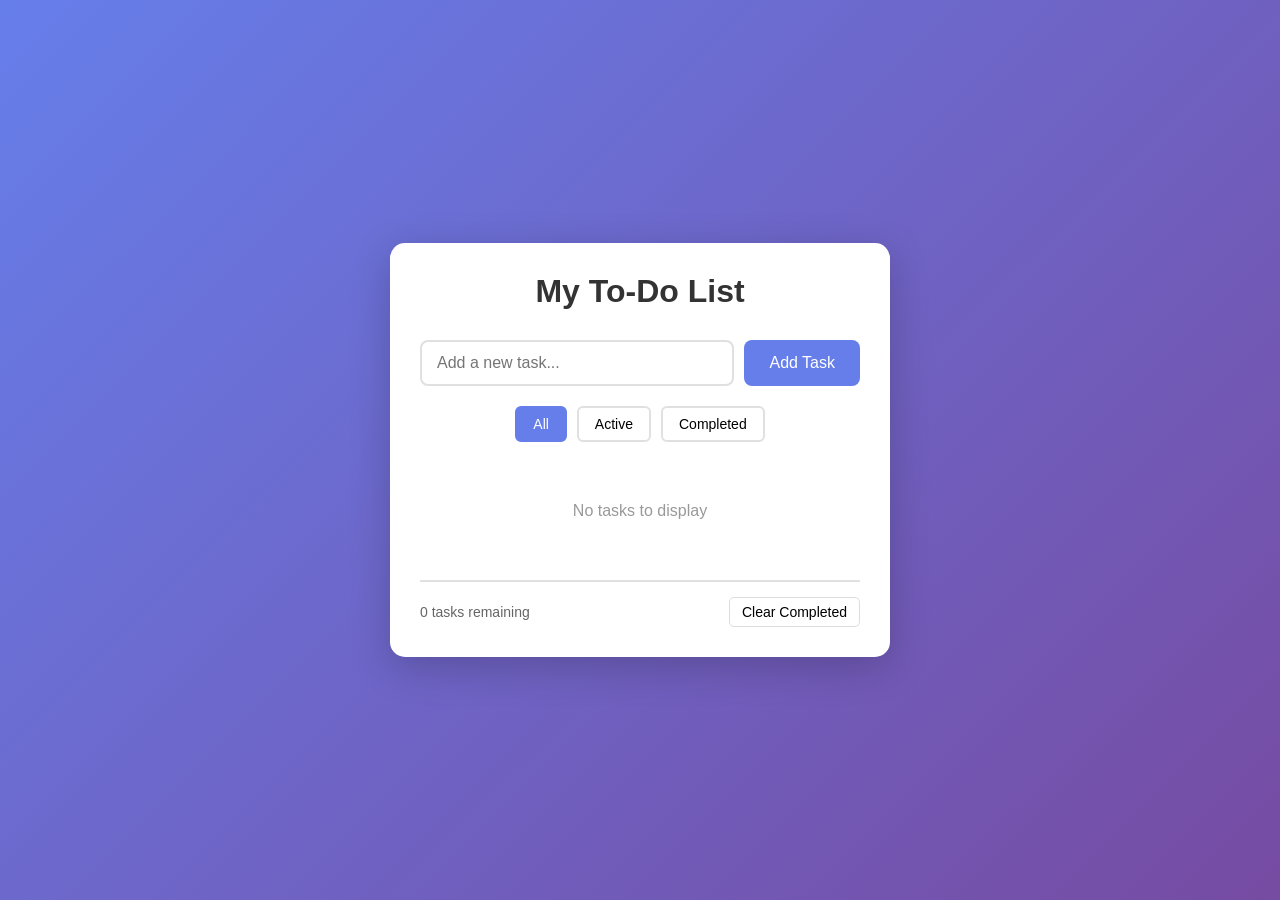
<file: todo-app/index.html>
<!DOCTYPE html>
<html lang="en">
<head>
    <meta charset="UTF-8">
    <meta name="viewport" content="width=device-width, initial-scale=1.0">
    <title>To-Do List App</title>
    <link rel="stylesheet" href="style.css">
</head>
<body>
    <div class="container">
        <h1>My To-Do List</h1>

        <div class="input-section">
            <input type="text" id="taskInput" placeholder="Add a new task..." />
            <button id="addBtn">Add Task</button>
        </div>

        <div class="filter-section">
            <button class="filter-btn active" data-filter="all">All</button>
            <button class="filter-btn" data-filter="active">Active</button>
            <button class="filter-btn" data-filter="completed">Completed</button>
        </div>

        <ul id="taskList"></ul>

        <div class="stats">
            <span id="taskCount">0 tasks remaining</span>
            <button id="clearCompleted">Clear Completed</button>
        </div>
    </div>

    <script src="script.js"></script>
</body>
</html>
</file>
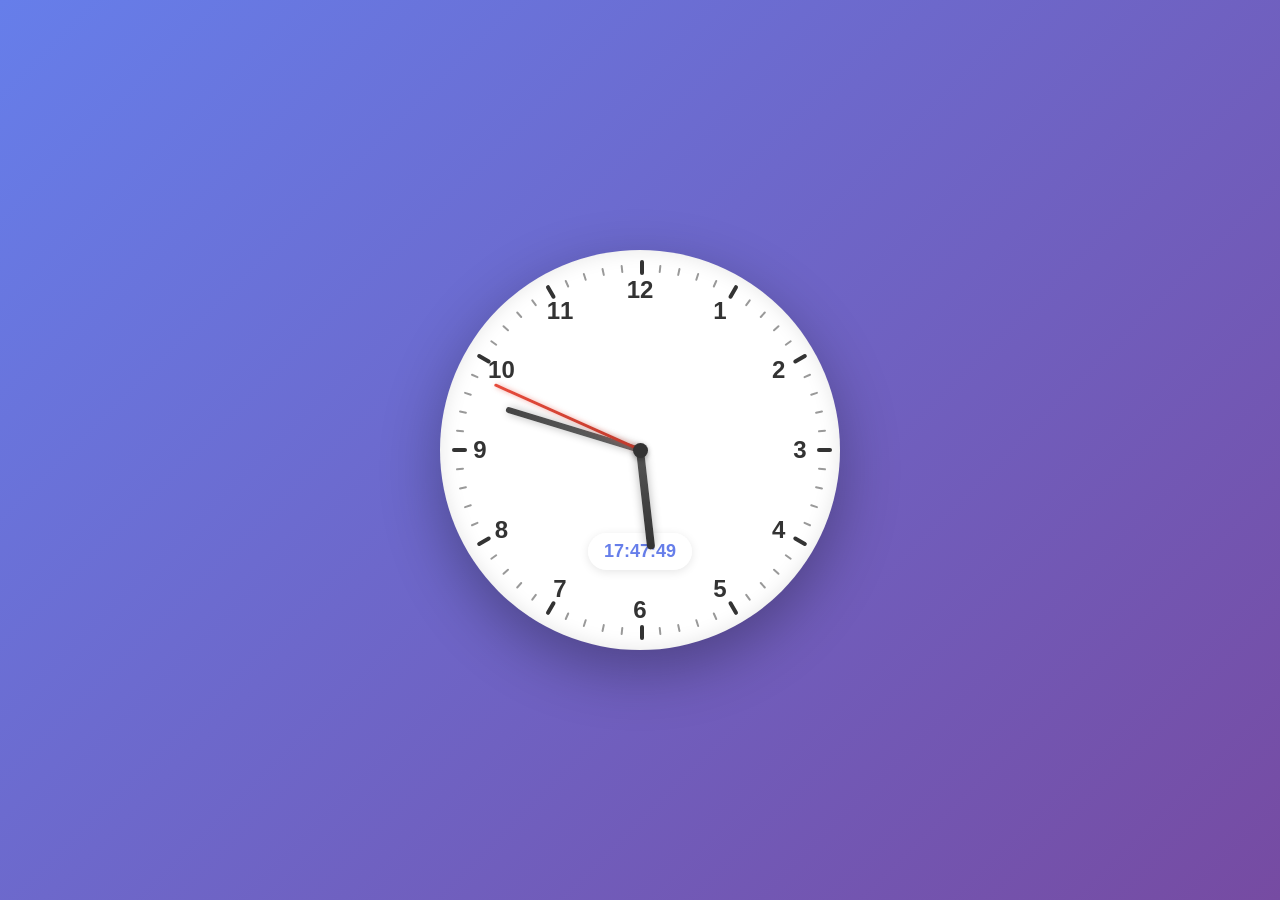
<file: analog-clock.html>
<!DOCTYPE html>
<html lang="ko">
<head>
    <meta charset="UTF-8">
    <meta name="viewport" content="width=device-width, initial-scale=1.0">
    <title>아날로그 시계</title>
    <style>
        * {
            margin: 0;
            padding: 0;
            box-sizing: border-box;
        }

        body {
            display: flex;
            justify-content: center;
            align-items: center;
            min-height: 100vh;
            background: linear-gradient(135deg, #667eea 0%, #764ba2 100%);
            font-family: 'Arial', sans-serif;
        }

        .clock-container {
            position: relative;
            width: 400px;
            height: 400px;
            background: white;
            border-radius: 50%;
            box-shadow: 0 20px 60px rgba(0, 0, 0, 0.3),
                        inset 0 0 20px rgba(0, 0, 0, 0.1);
            display: flex;
            justify-content: center;
            align-items: center;
        }

        .clock-container::before {
            content: '';
            position: absolute;
            width: 15px;
            height: 15px;
            background: #333;
            border-radius: 50%;
            z-index: 10;
            box-shadow: 0 2px 5px rgba(0, 0, 0, 0.3);
        }

        .number {
            position: absolute;
            width: 100%;
            height: 100%;
            text-align: center;
            font-size: 24px;
            font-weight: bold;
            color: #333;
        }

        .number span {
            display: inline-block;
            position: absolute;
            transform: translate(-50%, -50%);
        }

        .hour-hand,
        .minute-hand,
        .second-hand {
            position: absolute;
            bottom: 50%;
            transform-origin: bottom center;
            border-radius: 10px;
            transition: transform 0.3s cubic-bezier(0.4, 0.0, 0.2, 1);
        }

        .hour-hand {
            width: 8px;
            height: 100px;
            background: linear-gradient(to bottom, #333, #555);
            z-index: 3;
            box-shadow: 0 2px 10px rgba(0, 0, 0, 0.3);
        }

        .minute-hand {
            width: 6px;
            height: 140px;
            background: linear-gradient(to bottom, #444, #666);
            z-index: 4;
            box-shadow: 0 2px 8px rgba(0, 0, 0, 0.3);
        }

        .second-hand {
            width: 3px;
            height: 160px;
            background: linear-gradient(to bottom, #e74c3c, #c0392b);
            z-index: 5;
            box-shadow: 0 2px 5px rgba(231, 76, 60, 0.5);
        }

        .hour-markers {
            position: absolute;
            width: 100%;
            height: 100%;
        }

        .hour-marker {
            position: absolute;
            width: 4px;
            height: 15px;
            background: #333;
            left: 50%;
            top: 10px;
            transform-origin: 50% 190px;
            border-radius: 2px;
        }

        .minute-marker {
            position: absolute;
            width: 2px;
            height: 8px;
            background: #999;
            left: 50%;
            top: 14px;
            transform-origin: 50% 186px;
            border-radius: 1px;
        }

        .digital-time {
            position: absolute;
            bottom: 80px;
            font-size: 18px;
            color: #667eea;
            font-weight: bold;
            background: rgba(255, 255, 255, 0.8);
            padding: 8px 16px;
            border-radius: 20px;
            box-shadow: 0 2px 10px rgba(0, 0, 0, 0.1);
        }

        @keyframes tick {
            0% { transform: rotate(var(--rotation)) scale(1); }
            50% { transform: rotate(var(--rotation)) scale(1.02); }
            100% { transform: rotate(var(--rotation)) scale(1); }
        }
    </style>
</head>
<body>
    <div class="clock-container">
        <div class="number" id="numbers"></div>
        <div class="hour-markers" id="markers"></div>
        <div class="digital-time" id="digital-time"></div>
        <div class="hour-hand" id="hour"></div>
        <div class="minute-hand" id="minute"></div>
        <div class="second-hand" id="second"></div>
    </div>

    <script>
        const hourHand = document.getElementById('hour');
        const minuteHand = document.getElementById('minute');
        const secondHand = document.getElementById('second');
        const digitalTime = document.getElementById('digital-time');
        const markersContainer = document.getElementById('markers');
        const numbersContainer = document.getElementById('numbers');

        // 시간 숫자 표시
        const numbers = [12, 1, 2, 3, 4, 5, 6, 7, 8, 9, 10, 11];
        numbers.forEach((num, index) => {
            const span = document.createElement('span');
            span.textContent = num;
            const angle = (index * 30 - 90) * (Math.PI / 180);
            const radius = 160;
            const x = 200 + radius * Math.cos(angle);
            const y = 200 + radius * Math.sin(angle);
            span.style.left = x + 'px';
            span.style.top = y + 'px';
            numbersContainer.appendChild(span);
        });

        // 시간 마커 생성
        for (let i = 0; i < 60; i++) {
            const marker = document.createElement('div');
            if (i % 5 === 0) {
                marker.className = 'hour-marker';
            } else {
                marker.className = 'minute-marker';
            }
            marker.style.transform = `rotate(${i * 6}deg)`;
            markersContainer.appendChild(marker);
        }

        function updateClock() {
            const now = new Date();
            const hours = now.getHours();
            const minutes = now.getMinutes();
            const seconds = now.getSeconds();
            const milliseconds = now.getMilliseconds();

            // 부드러운 초침 움직임
            const secondRotation = (seconds + milliseconds / 1000) * 6;
            const minuteRotation = (minutes + seconds / 60) * 6;
            const hourRotation = (hours % 12 + minutes / 60) * 30;

            secondHand.style.transform = `rotate(${secondRotation}deg)`;
            minuteHand.style.transform = `rotate(${minuteRotation}deg)`;
            hourHand.style.transform = `rotate(${hourRotation}deg)`;

            // 디지털 시간 표시
            const formattedHours = hours.toString().padStart(2, '0');
            const formattedMinutes = minutes.toString().padStart(2, '0');
            const formattedSeconds = seconds.toString().padStart(2, '0');
            digitalTime.textContent = `${formattedHours}:${formattedMinutes}:${formattedSeconds}`;
        }

        // 초기 실행
        updateClock();

        // 60fps로 업데이트 (부드러운 초침 움직임을 위해)
        setInterval(updateClock, 16);
    </script>
</body>
</html>
</file>
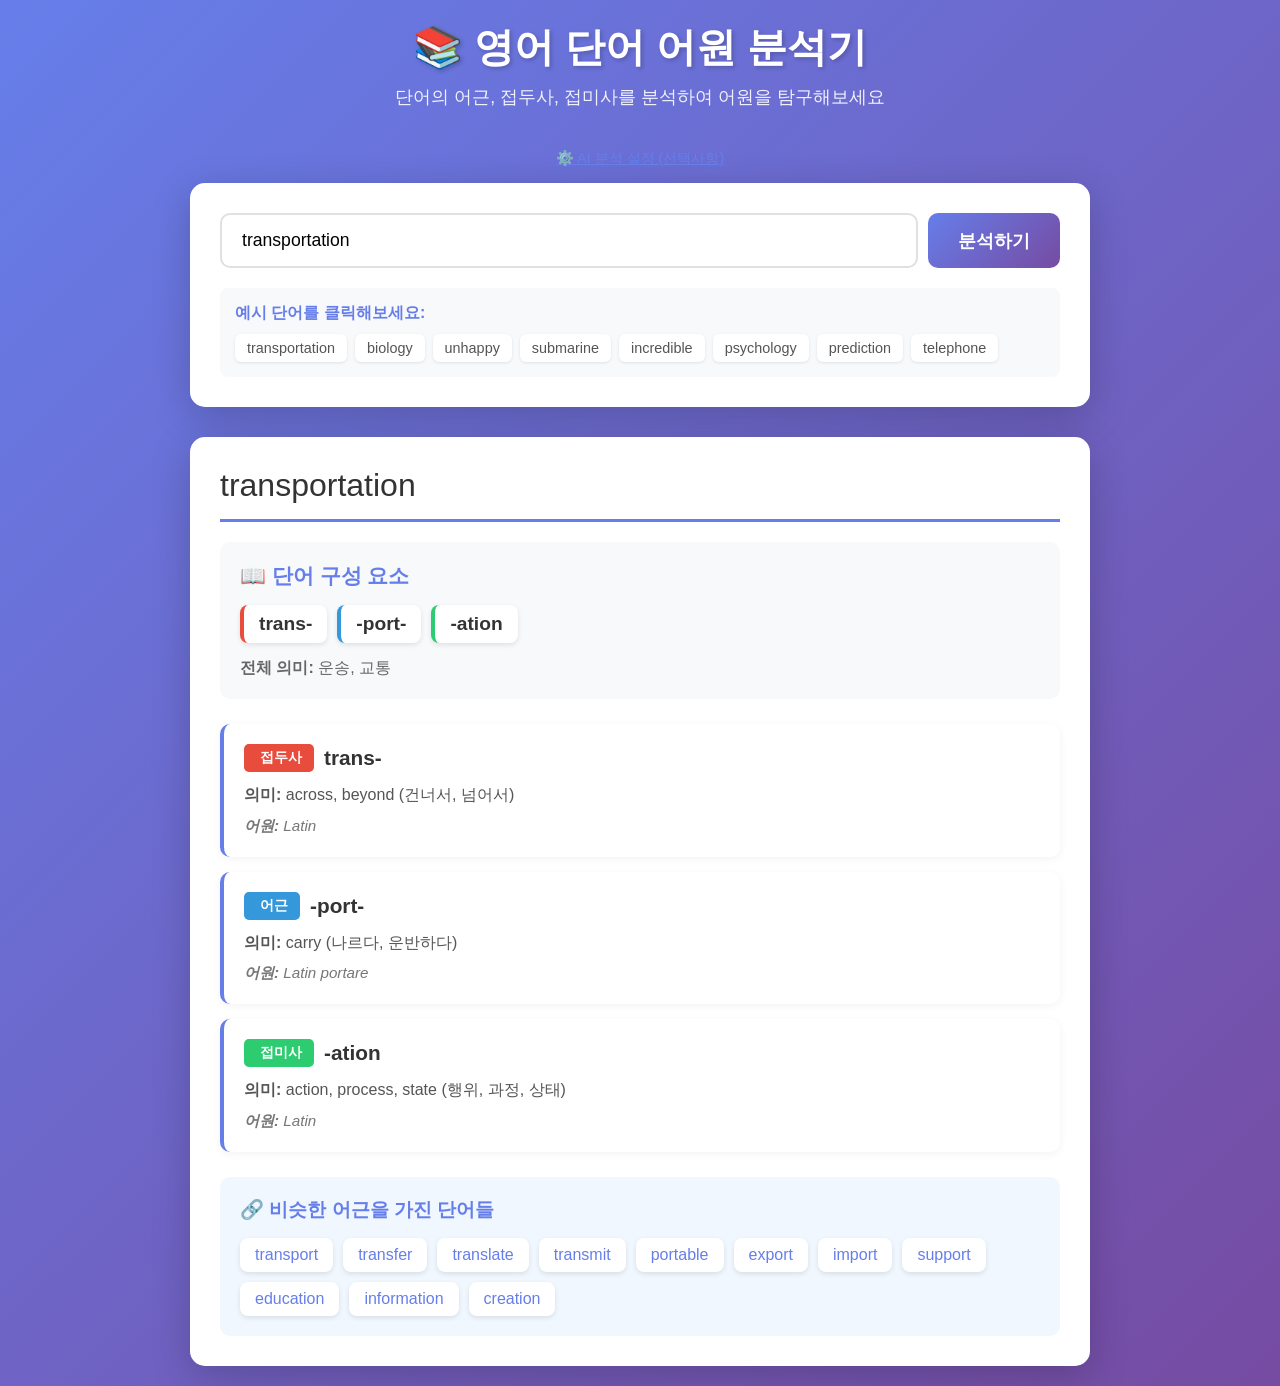
<file: etymology-analyzer.html>
<!DOCTYPE html>
<html lang="ko">
<head>
    <meta charset="UTF-8">
    <meta name="viewport" content="width=device-width, initial-scale=1.0">
    <title>영어 단어 어원 분석기</title>
    <style>
        * {
            margin: 0;
            padding: 0;
            box-sizing: border-box;
        }

        body {
            font-family: 'Segoe UI', Tahoma, Geneva, Verdana, sans-serif;
            background: linear-gradient(135deg, #667eea 0%, #764ba2 100%);
            min-height: 100vh;
            padding: 20px;
        }

        .container {
            max-width: 900px;
            margin: 0 auto;
        }

        .header {
            text-align: center;
            color: white;
            margin-bottom: 30px;
        }

        .header h1 {
            font-size: 2.5em;
            margin-bottom: 10px;
            text-shadow: 2px 2px 4px rgba(0, 0, 0, 0.2);
        }

        .header p {
            font-size: 1.1em;
            opacity: 0.9;
        }

        .search-box {
            background: white;
            padding: 30px;
            border-radius: 15px;
            box-shadow: 0 10px 40px rgba(0, 0, 0, 0.2);
            margin-bottom: 30px;
        }

        .input-group {
            display: flex;
            gap: 10px;
        }

        input[type="text"] {
            flex: 1;
            padding: 15px 20px;
            font-size: 1.1em;
            border: 2px solid #e0e0e0;
            border-radius: 10px;
            outline: none;
            transition: border-color 0.3s;
        }

        input[type="text"]:focus {
            border-color: #667eea;
        }

        button {
            padding: 15px 30px;
            font-size: 1.1em;
            background: linear-gradient(135deg, #667eea 0%, #764ba2 100%);
            color: white;
            border: none;
            border-radius: 10px;
            cursor: pointer;
            transition: transform 0.2s, box-shadow 0.2s;
            font-weight: bold;
        }

        button:hover {
            transform: translateY(-2px);
            box-shadow: 0 5px 20px rgba(102, 126, 234, 0.4);
        }

        button:active {
            transform: translateY(0);
        }

        .result-container {
            background: white;
            padding: 30px;
            border-radius: 15px;
            box-shadow: 0 10px 40px rgba(0, 0, 0, 0.2);
            display: none;
        }

        .result-container.active {
            display: block;
            animation: slideIn 0.3s ease-out;
        }

        @keyframes slideIn {
            from {
                opacity: 0;
                transform: translateY(20px);
            }
            to {
                opacity: 1;
                transform: translateY(0);
            }
        }

        .word-title {
            font-size: 2em;
            color: #333;
            margin-bottom: 20px;
            padding-bottom: 15px;
            border-bottom: 3px solid #667eea;
        }

        .breakdown {
            background: #f8f9fa;
            padding: 20px;
            border-radius: 10px;
            margin-bottom: 25px;
        }

        .breakdown-title {
            font-size: 1.3em;
            color: #667eea;
            margin-bottom: 15px;
            font-weight: bold;
        }

        .breakdown-parts {
            display: flex;
            flex-wrap: wrap;
            gap: 10px;
            margin-bottom: 15px;
        }

        .part {
            background: white;
            padding: 8px 15px;
            border-radius: 8px;
            font-size: 1.2em;
            font-weight: bold;
            color: #333;
            box-shadow: 0 2px 5px rgba(0, 0, 0, 0.1);
        }

        .prefix { border-left: 4px solid #e74c3c; }
        .root { border-left: 4px solid #3498db; }
        .suffix { border-left: 4px solid #2ecc71; }

        .component {
            background: white;
            padding: 20px;
            border-radius: 10px;
            margin-bottom: 15px;
            border-left: 4px solid #667eea;
            box-shadow: 0 2px 10px rgba(0, 0, 0, 0.05);
        }

        .component-header {
            display: flex;
            align-items: center;
            gap: 10px;
            margin-bottom: 10px;
        }

        .component-type {
            display: inline-block;
            padding: 5px 12px;
            border-radius: 5px;
            font-size: 0.85em;
            font-weight: bold;
            color: white;
        }

        .component-type.prefix { background: #e74c3c; }
        .component-type.root { background: #3498db; }
        .component-type.suffix { background: #2ecc71; }

        .component-word {
            font-size: 1.3em;
            font-weight: bold;
            color: #333;
        }

        .component-meaning {
            color: #555;
            margin-bottom: 8px;
            line-height: 1.6;
        }

        .component-origin {
            color: #777;
            font-style: italic;
            font-size: 0.95em;
        }

        .related-words {
            background: #f0f7ff;
            padding: 20px;
            border-radius: 10px;
            margin-top: 25px;
        }

        .related-title {
            font-size: 1.2em;
            color: #667eea;
            margin-bottom: 15px;
            font-weight: bold;
        }

        .word-list {
            display: flex;
            flex-wrap: wrap;
            gap: 10px;
        }

        .word-tag {
            background: white;
            padding: 8px 15px;
            border-radius: 8px;
            color: #667eea;
            font-weight: 500;
            box-shadow: 0 2px 5px rgba(0, 0, 0, 0.1);
            cursor: pointer;
            transition: all 0.2s;
        }

        .word-tag:hover {
            background: #667eea;
            color: white;
            transform: translateY(-2px);
        }

        .error-message {
            background: #fff3cd;
            border: 2px solid #ffc107;
            color: #856404;
            padding: 15px;
            border-radius: 10px;
            margin-top: 15px;
        }

        .examples {
            background: #f8f9fa;
            padding: 15px;
            border-radius: 8px;
            margin-top: 20px;
        }

        .examples-title {
            font-weight: bold;
            color: #667eea;
            margin-bottom: 10px;
        }

        .example-words {
            display: flex;
            flex-wrap: wrap;
            gap: 8px;
        }

        .example-word {
            background: white;
            padding: 6px 12px;
            border-radius: 6px;
            font-size: 0.9em;
            color: #555;
            box-shadow: 0 1px 3px rgba(0, 0, 0, 0.1);
        }

        .api-settings {
            background: white;
            padding: 20px;
            border-radius: 15px;
            box-shadow: 0 10px 40px rgba(0, 0, 0, 0.2);
            margin-bottom: 20px;
        }

        .api-settings h3 {
            color: #667eea;
            margin-bottom: 15px;
            display: flex;
            align-items: center;
            gap: 10px;
        }

        .api-input-group {
            display: flex;
            gap: 10px;
            margin-bottom: 10px;
        }

        .api-input-group input {
            flex: 1;
            padding: 10px 15px;
            border: 2px solid #e0e0e0;
            border-radius: 8px;
            font-size: 0.95em;
        }

        .api-input-group button {
            padding: 10px 20px;
            font-size: 0.95em;
        }

        .api-status {
            padding: 10px;
            border-radius: 8px;
            font-size: 0.9em;
            margin-top: 10px;
        }

        .api-status.success {
            background: #d4edda;
            color: #155724;
            border: 1px solid #c3e6cb;
        }

        .api-status.error {
            background: #f8d7da;
            color: #721c24;
            border: 1px solid #f5c6cb;
        }

        .api-status.info {
            background: #d1ecf1;
            color: #0c5460;
            border: 1px solid #bee5eb;
        }

        .toggle-api {
            cursor: pointer;
            color: #667eea;
            text-decoration: underline;
            font-size: 0.9em;
            margin-top: 10px;
            display: inline-block;
        }

        .loading {
            display: inline-block;
            width: 20px;
            height: 20px;
            border: 3px solid #f3f3f3;
            border-top: 3px solid #667eea;
            border-radius: 50%;
            animation: spin 1s linear infinite;
        }

        @keyframes spin {
            0% { transform: rotate(0deg); }
            100% { transform: rotate(360deg); }
        }

        .loading-container {
            display: flex;
            align-items: center;
            gap: 10px;
            padding: 20px;
            color: #667eea;
            font-weight: bold;
        }

        .ai-badge {
            display: inline-block;
            background: linear-gradient(135deg, #667eea 0%, #764ba2 100%);
            color: white;
            padding: 3px 8px;
            border-radius: 5px;
            font-size: 0.75em;
            margin-left: 10px;
            font-weight: bold;
        }
    </style>
</head>
<body>
    <div class="container">
        <div class="header">
            <h1>📚 영어 단어 어원 분석기</h1>
            <p>단어의 어근, 접두사, 접미사를 분석하여 어원을 탐구해보세요</p>
        </div>

        <div class="api-settings" id="apiSettings" style="display: none;">
            <h3>🤖 AI 분석 설정 (선택사항)</h3>
            <p style="color: #666; margin-bottom: 15px; font-size: 0.9em;">
                Hugging Face API 키를 입력하면 모든 영어 단어를 AI로 분석할 수 있습니다.<br>
                <a href="https://huggingface.co/settings/tokens" target="_blank" style="color: #667eea;">무료 API 키 발급받기 →</a>
            </p>
            <div class="api-input-group">
                <input type="password" id="apiKeyInput" placeholder="Hugging Face API 키 입력 (예: hf_...)">
                <button onclick="saveApiKey()">저장</button>
                <button onclick="testApiKey()" style="background: #28a745;">테스트</button>
            </div>
            <div id="apiStatus"></div>
        </div>

        <div style="text-align: center; margin-bottom: 15px;">
            <span class="toggle-api" onclick="toggleApiSettings()">⚙️ AI 분석 설정 (선택사항)</span>
        </div>

        <div class="search-box">
            <div class="input-group">
                <input type="text" id="wordInput" placeholder="영어 단어를 입력하세요 (예: transportation, biology, unhappy)">
                <button onclick="analyzeWord()">분석하기</button>
            </div>
            <div class="examples">
                <div class="examples-title">예시 단어를 클릭해보세요:</div>
                <div class="example-words">
                    <span class="example-word" onclick="setWord('transportation')">transportation</span>
                    <span class="example-word" onclick="setWord('biology')">biology</span>
                    <span class="example-word" onclick="setWord('unhappy')">unhappy</span>
                    <span class="example-word" onclick="setWord('submarine')">submarine</span>
                    <span class="example-word" onclick="setWord('incredible')">incredible</span>
                    <span class="example-word" onclick="setWord('psychology')">psychology</span>
                    <span class="example-word" onclick="setWord('prediction')">prediction</span>
                    <span class="example-word" onclick="setWord('telephone')">telephone</span>
                </div>
            </div>
        </div>

        <div class="result-container" id="resultContainer"></div>
    </div>

    <script>
        // API 키 관리
        let apiKey = localStorage.getItem('hf_api_key') || '';

        // API 설정 토글
        function toggleApiSettings() {
            const settings = document.getElementById('apiSettings');
            if (settings.style.display === 'none') {
                settings.style.display = 'block';
                document.getElementById('apiKeyInput').value = apiKey;
            } else {
                settings.style.display = 'none';
            }
        }

        // API 키 저장
        function saveApiKey() {
            const input = document.getElementById('apiKeyInput').value.trim();
            if (input) {
                apiKey = input;
                localStorage.setItem('hf_api_key', apiKey);
                showApiStatus('API 키가 저장되었습니다!', 'success');
            } else {
                showApiStatus('API 키를 입력해주세요.', 'error');
            }
        }

        // API 키 테스트
        async function testApiKey() {
            const input = document.getElementById('apiKeyInput').value.trim();
            if (!input) {
                showApiStatus('API 키를 입력해주세요.', 'error');
                return;
            }

            showApiStatus('API 연결 테스트 중...', 'info');

            try {
                const response = await fetch('https://api-inference.huggingface.co/models/meta-llama/Llama-3.2-3B-Instruct', {
                    method: 'POST',
                    headers: {
                        'Authorization': `Bearer ${input}`,
                        'Content-Type': 'application/json'
                    },
                    body: JSON.stringify({
                        inputs: 'test',
                        parameters: { max_new_tokens: 10 }
                    })
                });

                if (response.ok) {
                    apiKey = input;
                    localStorage.setItem('hf_api_key', apiKey);
                    showApiStatus('✅ API 연결 성공! 이제 모든 단어를 AI로 분석할 수 있습니다.', 'success');
                } else {
                    showApiStatus('❌ API 키가 유효하지 않습니다. 다시 확인해주세요.', 'error');
                }
            } catch (error) {
                showApiStatus('❌ 연결 실패. 인터넷 연결을 확인해주세요.', 'error');
            }
        }

        // API 상태 메시지 표시
        function showApiStatus(message, type) {
            const status = document.getElementById('apiStatus');
            status.className = `api-status ${type}`;
            status.textContent = message;
            status.style.display = 'block';
        }

        // AI로 단어 분석
        async function analyzeWithAI(word) {
            if (!apiKey) {
                return null;
            }

            const prompt = `Analyze the English word "${word}" etymologically. Provide:
1. Break down into prefix, root, and suffix (if applicable)
2. Meaning and origin of each component
3. Related words with similar roots

Format your response as JSON:
{
  "word": "${word}",
  "meaning": "overall meaning in Korean",
  "parts": [
    {
      "type": "prefix/root/suffix",
      "text": "the part",
      "meaning": "meaning in English",
      "translation": "meaning in Korean",
      "origin": "origin (e.g., Latin, Greek)",
      "examples": ["word1", "word2", "word3"]
    }
  ]
}

Be precise and concise. Only include actual prefix, root, or suffix components.`;

            try {
                const response = await fetch('https://api-inference.huggingface.co/models/meta-llama/Llama-3.2-3B-Instruct', {
                    method: 'POST',
                    headers: {
                        'Authorization': `Bearer ${apiKey}`,
                        'Content-Type': 'application/json'
                    },
                    body: JSON.stringify({
                        inputs: prompt,
                        parameters: {
                            max_new_tokens: 1000,
                            temperature: 0.3,
                            return_full_text: false
                        }
                    })
                });

                if (!response.ok) {
                    throw new Error('API request failed');
                }

                const data = await response.json();
                if (data && data[0] && data[0].generated_text) {
                    const text = data[0].generated_text;

                    // JSON 추출 시도
                    const jsonMatch = text.match(/\{[\s\S]*\}/);
                    if (jsonMatch) {
                        const parsed = JSON.parse(jsonMatch[0]);
                        return parsed;
                    }

                    // JSON 파싱 실패 시 텍스트 파싱
                    return parseAIResponse(word, text);
                }

                return null;
            } catch (error) {
                console.error('AI analysis error:', error);
                return null;
            }
        }

        // AI 응답 텍스트 파싱 (JSON 실패 시)
        function parseAIResponse(word, text) {
            // 간단한 파싱 로직
            return {
                word: word,
                meaning: `AI 분석 결과`,
                parts: [{
                    type: 'root',
                    text: word,
                    meaning: 'AI generated analysis',
                    translation: 'AI 분석',
                    origin: 'Various',
                    examples: []
                }],
                aiGenerated: true,
                rawText: text
            };
        }

        // 로딩 표시
        function showLoading() {
            const container = document.getElementById('resultContainer');
            container.innerHTML = `
                <div class="loading-container">
                    <div class="loading"></div>
                    <span>AI가 단어를 분석하는 중입니다...</span>
                </div>
            `;
            container.classList.add('active');
        }

        // 어원 데이터베이스
        const etymologyDB = {
            // 접두사
            prefixes: {
                'trans': { meaning: 'across, beyond', origin: 'Latin', translation: '건너서, 넘어서', examples: ['transport', 'transfer', 'translate', 'transmit'] },
                'un': { meaning: 'not, opposite of', origin: 'Old English', translation: '~이 아닌, 반대의', examples: ['unhappy', 'unable', 'unclear', 'unfair'] },
                'pre': { meaning: 'before', origin: 'Latin', translation: '~이전의', examples: ['predict', 'preview', 'prepare', 'prehistoric'] },
                'post': { meaning: 'after', origin: 'Latin', translation: '~이후의', examples: ['postpone', 'postwar', 'postgraduate'] },
                'sub': { meaning: 'under, below', origin: 'Latin', translation: '아래에, 하위의', examples: ['submarine', 'subway', 'subtract', 'submarine'] },
                're': { meaning: 'again, back', origin: 'Latin', translation: '다시, 되돌아', examples: ['return', 'review', 'rebuild', 'replay'] },
                'in': { meaning: 'not, in', origin: 'Latin', translation: '~이 아닌, 안에', examples: ['incredible', 'invisible', 'inactive', 'inside'] },
                'dis': { meaning: 'not, opposite', origin: 'Latin', translation: '~이 아닌, 반대의', examples: ['disagree', 'disappear', 'disconnect'] },
                'ex': { meaning: 'out, former', origin: 'Latin', translation: '밖으로, 이전의', examples: ['export', 'exit', 'exclude', 'extract'] },
                'auto': { meaning: 'self', origin: 'Greek', translation: '스스로, 자동의', examples: ['automobile', 'automatic', 'autobiography'] },
                'bio': { meaning: 'life', origin: 'Greek', translation: '생명', examples: ['biology', 'biography', 'biochemistry'] },
                'tele': { meaning: 'far, distant', origin: 'Greek', translation: '멀리', examples: ['telephone', 'television', 'telescope', 'telegram'] },
                'micro': { meaning: 'small', origin: 'Greek', translation: '작은', examples: ['microscope', 'microphone', 'microwave'] },
                'anti': { meaning: 'against', origin: 'Greek', translation: '반대하는', examples: ['antibiotic', 'antisocial', 'antivirus'] },
                'co': { meaning: 'together, with', origin: 'Latin', translation: '함께', examples: ['cooperate', 'coexist', 'coworker'] },
                'de': { meaning: 'down, away', origin: 'Latin', translation: '아래로, 떨어져', examples: ['descend', 'decrease', 'depart'] },
                'inter': { meaning: 'between', origin: 'Latin', translation: '~사이에', examples: ['international', 'interact', 'internet'] },
                'over': { meaning: 'too much, above', origin: 'Old English', translation: '너무, 위에', examples: ['overflow', 'overlook', 'overcome'] },
                'super': { meaning: 'above, beyond', origin: 'Latin', translation: '위에, 초월한', examples: ['superhero', 'supernatural', 'superior'] },
            },

            // 어근
            roots: {
                'port': { meaning: 'carry', origin: 'Latin portare', translation: '나르다, 운반하다', examples: ['transport', 'portable', 'export', 'import', 'support'] },
                'bio': { meaning: 'life', origin: 'Greek bios', translation: '생명', examples: ['biology', 'biography', 'biosphere', 'antibiotic'] },
                'log': { meaning: 'word, study', origin: 'Greek logos', translation: '말, 학문', examples: ['biology', 'psychology', 'logic', 'dialogue'] },
                'dict': { meaning: 'say, speak', origin: 'Latin dictus', translation: '말하다', examples: ['predict', 'dictionary', 'dictate', 'verdict'] },
                'scrib/script': { meaning: 'write', origin: 'Latin scribere', translation: '쓰다', examples: ['describe', 'manuscript', 'inscription', 'prescription'] },
                'cred': { meaning: 'believe', origin: 'Latin credere', translation: '믿다', examples: ['incredible', 'credible', 'credit', 'credentials'] },
                'graph': { meaning: 'write, draw', origin: 'Greek graphein', translation: '쓰다, 그리다', examples: ['biography', 'photograph', 'autograph', 'graphic'] },
                'phon': { meaning: 'sound', origin: 'Greek phone', translation: '소리', examples: ['telephone', 'microphone', 'symphony', 'phonics'] },
                'vis/vid': { meaning: 'see', origin: 'Latin videre', translation: '보다', examples: ['invisible', 'video', 'vision', 'television'] },
                'mar': { meaning: 'sea', origin: 'Latin mare', translation: '바다', examples: ['marine', 'submarine', 'maritime'] },
                'psych': { meaning: 'mind, soul', origin: 'Greek psyche', translation: '마음, 영혼', examples: ['psychology', 'psychic', 'psychiatry'] },
                'ject': { meaning: 'throw', origin: 'Latin jactus', translation: '던지다', examples: ['project', 'reject', 'inject', 'eject'] },
                'spect': { meaning: 'look, see', origin: 'Latin spectare', translation: '보다', examples: ['inspect', 'respect', 'spectator', 'perspective'] },
                'struct': { meaning: 'build', origin: 'Latin struere', translation: '짓다, 건설하다', examples: ['construct', 'structure', 'destruct', 'instruct'] },
                'duct': { meaning: 'lead', origin: 'Latin ducere', translation: '이끌다', examples: ['conduct', 'reduce', 'produce', 'introduce'] },
            },

            // 접미사
            suffixes: {
                'ation': { meaning: 'action, process, state', origin: 'Latin', translation: '행위, 과정, 상태', examples: ['transportation', 'education', 'information', 'creation'] },
                'able': { meaning: 'capable of, able to', origin: 'Latin', translation: '~할 수 있는', examples: ['portable', 'readable', 'breakable', 'comfortable'] },
                'ible': { meaning: 'capable of, able to', origin: 'Latin', translation: '~할 수 있는', examples: ['incredible', 'visible', 'possible', 'terrible'] },
                'ly': { meaning: 'in a manner', origin: 'Old English', translation: '~하게', examples: ['quickly', 'happily', 'carefully', 'slowly'] },
                'ology': { meaning: 'study of', origin: 'Greek logos', translation: '~학', examples: ['biology', 'psychology', 'geology', 'technology'] },
                'ion': { meaning: 'action, state', origin: 'Latin', translation: '행위, 상태', examples: ['prediction', 'action', 'creation', 'vision'] },
                'er': { meaning: 'one who, that which', origin: 'Old English', translation: '~하는 사람/것', examples: ['teacher', 'worker', 'computer', 'speaker'] },
                'ness': { meaning: 'state, quality', origin: 'Old English', translation: '상태, 성질', examples: ['happiness', 'darkness', 'kindness', 'weakness'] },
                'ist': { meaning: 'one who practices', origin: 'Greek', translation: '~하는 사람', examples: ['biologist', 'artist', 'scientist', 'pianist'] },
                'ment': { meaning: 'action, result', origin: 'Latin', translation: '행위, 결과', examples: ['movement', 'development', 'agreement', 'payment'] },
                'ful': { meaning: 'full of', origin: 'Old English', translation: '~로 가득한', examples: ['beautiful', 'helpful', 'wonderful', 'grateful'] },
                'less': { meaning: 'without', origin: 'Old English', translation: '~이 없는', examples: ['helpless', 'endless', 'fearless', 'harmless'] },
                'ive': { meaning: 'having the nature of', origin: 'Latin', translation: '~의 성질을 가진', examples: ['active', 'creative', 'relative', 'positive'] },
                'y': { meaning: 'characterized by', origin: 'Old English', translation: '~한 특징의', examples: ['happy', 'sunny', 'cloudy', 'lucky'] },
            },

            // 완전한 단어 분석 (미리 정의된 단어들)
            words: {
                'transportation': {
                    parts: [
                        { type: 'prefix', text: 'trans-', key: 'trans' },
                        { type: 'root', text: '-port-', key: 'port' },
                        { type: 'suffix', text: '-ation', key: 'ation' }
                    ],
                    meaning: '운송, 교통'
                },
                'biology': {
                    parts: [
                        { type: 'prefix', text: 'bio-', key: 'bio' },
                        { type: 'suffix', text: '-logy', key: 'ology' }
                    ],
                    meaning: '생물학'
                },
                'unhappy': {
                    parts: [
                        { type: 'prefix', text: 'un-', key: 'un' },
                        { type: 'root', text: '-happ-', key: 'happ', meaning: 'luck, fortune', origin: 'Old English', translation: '행운', examples: ['happy', 'happiness', 'unhappy', 'happily'] }
                    ],
                    meaning: '불행한'
                },
                'submarine': {
                    parts: [
                        { type: 'prefix', text: 'sub-', key: 'sub' },
                        { type: 'root', text: '-mar-', key: 'mar' },
                        { type: 'suffix', text: '-ine', key: 'ine', meaning: 'of, related to', origin: 'Latin', translation: '~의, ~와 관련된', examples: ['marine', 'divine', 'feminine'] }
                    ],
                    meaning: '잠수함'
                },
                'incredible': {
                    parts: [
                        { type: 'prefix', text: 'in-', key: 'in' },
                        { type: 'root', text: '-cred-', key: 'cred' },
                        { type: 'suffix', text: '-ible', key: 'ible' }
                    ],
                    meaning: '믿을 수 없는, 놀라운'
                },
                'psychology': {
                    parts: [
                        { type: 'root', text: 'psych-', key: 'psych' },
                        { type: 'suffix', text: '-ology', key: 'ology' }
                    ],
                    meaning: '심리학'
                },
                'prediction': {
                    parts: [
                        { type: 'prefix', text: 'pre-', key: 'pre' },
                        { type: 'root', text: '-dict-', key: 'dict' },
                        { type: 'suffix', text: '-ion', key: 'ion' }
                    ],
                    meaning: '예측, 예언'
                },
                'telephone': {
                    parts: [
                        { type: 'prefix', text: 'tele-', key: 'tele' },
                        { type: 'root', text: '-phon-', key: 'phon' },
                        { type: 'suffix', text: '-e', key: 'e', meaning: 'noun marker', origin: 'Greek', translation: '명사 표시', examples: [] }
                    ],
                    meaning: '전화'
                }
            }
        };

        function setWord(word) {
            document.getElementById('wordInput').value = word;
            analyzeWord();
        }

        async function analyzeWord() {
            const input = document.getElementById('wordInput').value.trim().toLowerCase();

            if (!input) {
                alert('단어를 입력해주세요!');
                return;
            }

            // 1. 먼저 데이터베이스에서 찾기
            const dbAnalysis = etymologyDB.words[input];

            // 2. API 키가 있으면 AI 분석 시도
            if (apiKey && !dbAnalysis) {
                showLoading();
                const aiAnalysis = await analyzeWithAI(input);

                if (aiAnalysis) {
                    displayResult(input, aiAnalysis, true);
                    return;
                }
            }

            // 3. 데이터베이스 결과가 있으면 표시
            if (dbAnalysis) {
                displayResult(input, dbAnalysis, false);
                return;
            }

            // 4. 모두 실패하면 에러 표시
            showError(input);
        }

        function displayResult(word, analysis, isAI = false) {
            const container = document.getElementById('resultContainer');

            let partsHTML = '';
            let componentsHTML = '';
            let allRelatedWords = new Set();

            // AI 배지
            const aiBadge = isAI ? '<span class="ai-badge">AI 분석</span>' : '';

            // AI 분석의 경우 rawText가 있으면 표시
            if (analysis.rawText) {
                container.innerHTML = `
                    <div class="word-title">${word}${aiBadge}</div>
                    <div class="breakdown">
                        <div class="breakdown-title">📖 AI 분석 결과</div>
                        <div style="white-space: pre-wrap; line-height: 1.6; color: #333;">
                            ${analysis.rawText}
                        </div>
                    </div>
                `;
                container.classList.add('active');
                return;
            }

            // 단어 분해 표시
            if (analysis.parts && analysis.parts.length > 0) {
                analysis.parts.forEach(part => {
                    partsHTML += `<span class="part ${part.type}">${part.text}</span>`;
                });
            }

            // 각 구성 요소 설명
            if (analysis.parts && analysis.parts.length > 0) {
                analysis.parts.forEach(part => {
                    let data;
                    if (isAI) {
                        // AI 분석 결과는 part 자체에 모든 데이터가 있음
                        data = part;
                    } else {
                        // 데이터베이스 분석
                        if (part.key === 'happ' || part.key === 'ine' || part.key === 'e') {
                            data = part;
                        } else {
                            data = etymologyDB.prefixes[part.key] ||
                                   etymologyDB.roots[part.key] ||
                                   etymologyDB.suffixes[part.key];
                        }
                    }

                    if (data) {
                        const typeLabel = part.type === 'prefix' ? '접두사' :
                                        part.type === 'root' ? '어근' : '접미사';

                        componentsHTML += `
                            <div class="component">
                                <div class="component-header">
                                    <span class="component-type ${part.type}">${typeLabel}</span>
                                    <span class="component-word">${part.text}</span>
                                </div>
                                <div class="component-meaning">
                                    <strong>의미:</strong> ${data.meaning} ${data.translation ? `(${data.translation})` : ''}
                                </div>
                                <div class="component-origin">
                                    <strong>어원:</strong> ${data.origin}
                                </div>
                            </div>
                        `;

                        // 관련 단어 수집
                        if (data.examples && data.examples.length > 0) {
                            data.examples.forEach(ex => allRelatedWords.add(ex));
                        }
                    }
                });
            }

            // 관련 단어 HTML
            allRelatedWords.delete(word); // 현재 단어 제외
            const relatedWordsArray = Array.from(allRelatedWords);
            const relatedWordsHTML = relatedWordsArray.length > 0 ? `
                <div class="related-words">
                    <div class="related-title">🔗 비슷한 어근을 가진 단어들</div>
                    <div class="word-list">
                        ${relatedWordsArray.map(w => `<span class="word-tag" onclick="setWord('${w}')">${w}</span>`).join('')}
                    </div>
                </div>
            ` : '';

            const meaningText = analysis.meaning || '단어 분석';

            container.innerHTML = `
                <div class="word-title">${word}${aiBadge}</div>
                <div class="breakdown">
                    <div class="breakdown-title">📖 단어 구성 요소</div>
                    ${partsHTML ? `<div class="breakdown-parts">${partsHTML}</div>` : ''}
                    <p style="color: #666; margin-top: 10px;">
                        <strong>전체 의미:</strong> ${meaningText}
                    </p>
                </div>
                <div style="margin-bottom: 20px;">
                    ${componentsHTML}
                </div>
                ${relatedWordsHTML}
            `;

            container.classList.add('active');
        }

        function showError(word) {
            const container = document.getElementById('resultContainer');
            const apiKeyMsg = !apiKey ? `
                <div style="margin-top: 15px; padding: 15px; background: #e3f2fd; border-radius: 8px;">
                    <strong>💡 모든 단어를 분석하고 싶으신가요?</strong><br>
                    위의 "⚙️ AI 분석 설정"을 클릭하여 무료 Hugging Face API 키를 설정하세요!<br>
                    설정 후 모든 영어 단어를 AI로 분석할 수 있습니다.
                </div>
            ` : `
                <div style="margin-top: 15px; padding: 15px; background: #fff3cd; border-radius: 8px; color: #856404;">
                    <strong>⚠️ AI 분석 실패</strong><br>
                    API 연결에 실패했습니다. 잠시 후 다시 시도해주세요.
                </div>
            `;

            container.innerHTML = `
                <div class="error-message">
                    <strong>⚠️ 죄송합니다!</strong><br>
                    "<strong>${word}</strong>" 단어는 아직 데이터베이스에 없습니다.<br><br>
                    위의 예시 단어들을 시도해보세요:
                    <div style="margin-top: 10px;">
                        <strong>transportation, biology, unhappy, submarine, incredible, psychology, prediction, telephone</strong>
                    </div>
                    ${apiKeyMsg}
                </div>
            `;
            container.classList.add('active');
        }

        // Enter 키로 검색
        document.getElementById('wordInput').addEventListener('keypress', function(e) {
            if (e.key === 'Enter') {
                analyzeWord();
            }
        });

        // 페이지 로드 시 첫 예시 표시
        window.addEventListener('load', function() {
            setWord('transportation');
        });
    </script>
</body>
</html>
</file>
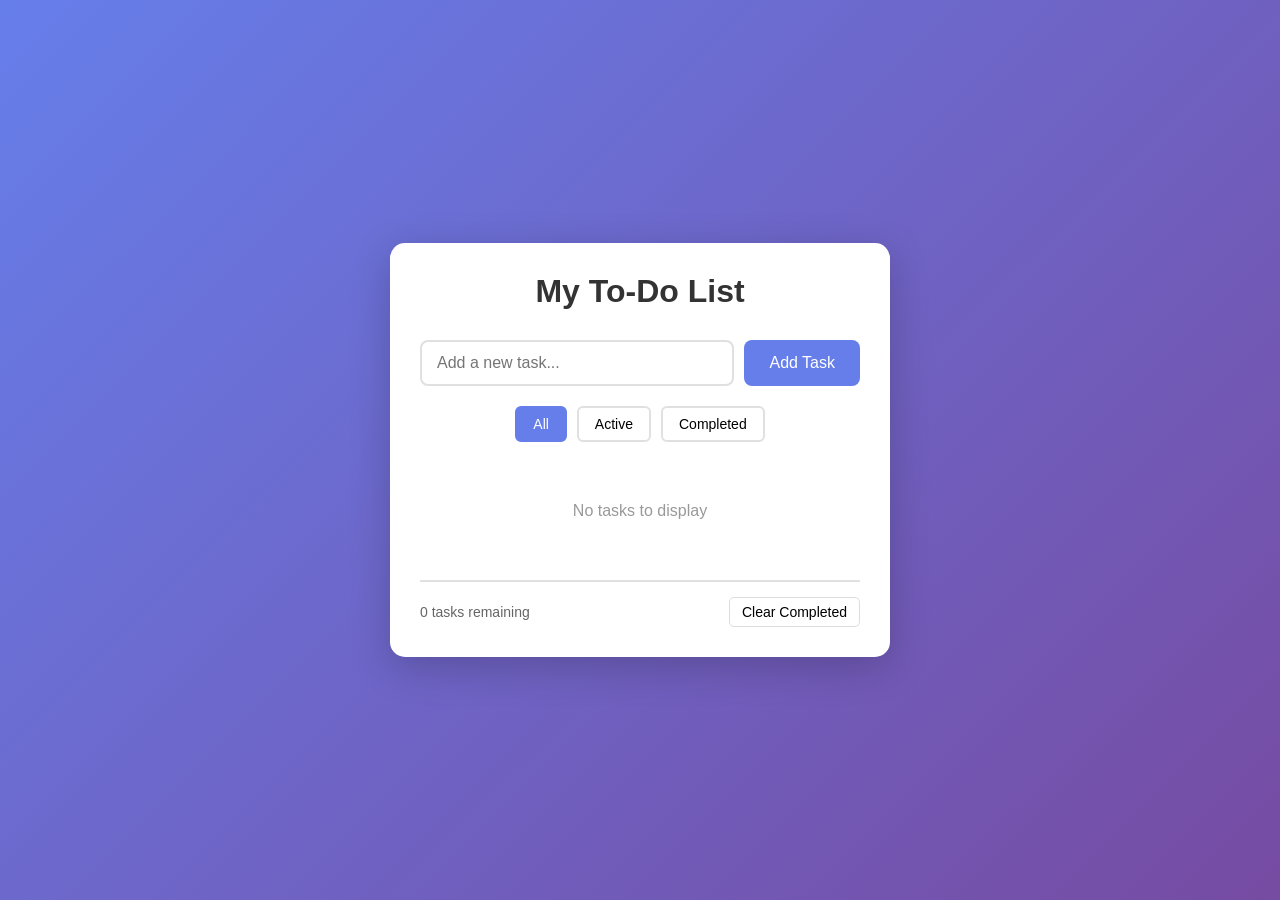
<file: todo-app/index-standalone.html>
<!DOCTYPE html>
<html lang="en">
<head>
    <meta charset="UTF-8">
    <meta name="viewport" content="width=device-width, initial-scale=1.0">
    <title>To-Do List App</title>
    <style>
        * {
            margin: 0;
            padding: 0;
            box-sizing: border-box;
        }

        body {
            font-family: 'Segoe UI', Tahoma, Geneva, Verdana, sans-serif;
            background: linear-gradient(135deg, #667eea 0%, #764ba2 100%);
            min-height: 100vh;
            display: flex;
            justify-content: center;
            align-items: center;
            padding: 20px;
        }

        .container {
            background: white;
            border-radius: 15px;
            box-shadow: 0 10px 40px rgba(0, 0, 0, 0.2);
            width: 100%;
            max-width: 500px;
            padding: 30px;
        }

        h1 {
            color: #333;
            text-align: center;
            margin-bottom: 30px;
            font-size: 2em;
        }

        .input-section {
            display: flex;
            gap: 10px;
            margin-bottom: 20px;
        }

        #taskInput {
            flex: 1;
            padding: 12px 15px;
            border: 2px solid #e0e0e0;
            border-radius: 8px;
            font-size: 16px;
            transition: border-color 0.3s;
        }

        #taskInput:focus {
            outline: none;
            border-color: #667eea;
        }

        #addBtn {
            padding: 12px 25px;
            background: #667eea;
            color: white;
            border: none;
            border-radius: 8px;
            font-size: 16px;
            cursor: pointer;
            transition: background 0.3s;
        }

        #addBtn:hover {
            background: #5568d3;
        }

        .filter-section {
            display: flex;
            gap: 10px;
            margin-bottom: 20px;
            justify-content: center;
        }

        .filter-btn {
            padding: 8px 16px;
            border: 2px solid #e0e0e0;
            background: white;
            border-radius: 6px;
            cursor: pointer;
            transition: all 0.3s;
            font-size: 14px;
        }

        .filter-btn:hover {
            border-color: #667eea;
            color: #667eea;
        }

        .filter-btn.active {
            background: #667eea;
            color: white;
            border-color: #667eea;
        }

        #taskList {
            list-style: none;
            margin-bottom: 20px;
            max-height: 400px;
            overflow-y: auto;
        }

        .task-item {
            display: flex;
            align-items: center;
            padding: 15px;
            background: #f8f9fa;
            border-radius: 8px;
            margin-bottom: 10px;
            transition: all 0.3s;
            animation: slideIn 0.3s ease;
        }

        @keyframes slideIn {
            from {
                opacity: 0;
                transform: translateY(-10px);
            }
            to {
                opacity: 1;
                transform: translateY(0);
            }
        }

        .task-item:hover {
            background: #e9ecef;
            transform: translateX(5px);
        }

        .task-item.completed {
            opacity: 0.6;
        }

        .task-item.completed .task-text {
            text-decoration: line-through;
            color: #999;
        }

        .task-checkbox {
            width: 20px;
            height: 20px;
            margin-right: 12px;
            cursor: pointer;
        }

        .task-text {
            flex: 1;
            font-size: 16px;
            color: #333;
        }

        .delete-btn {
            background: #ff4757;
            color: white;
            border: none;
            padding: 6px 12px;
            border-radius: 5px;
            cursor: pointer;
            transition: background 0.3s;
            font-size: 14px;
        }

        .delete-btn:hover {
            background: #ee5a6f;
        }

        .stats {
            display: flex;
            justify-content: space-between;
            align-items: center;
            padding-top: 15px;
            border-top: 2px solid #e0e0e0;
            font-size: 14px;
            color: #666;
        }

        #clearCompleted {
            background: transparent;
            border: 1px solid #ddd;
            padding: 6px 12px;
            border-radius: 5px;
            cursor: pointer;
            transition: all 0.3s;
            font-size: 14px;
        }

        #clearCompleted:hover {
            background: #f8f9fa;
            border-color: #999;
        }

        .empty-state {
            text-align: center;
            padding: 40px 20px;
            color: #999;
            font-size: 16px;
        }
    </style>
</head>
<body>
    <div class="container">
        <h1>My To-Do List</h1>

        <div class="input-section">
            <input type="text" id="taskInput" placeholder="Add a new task..." />
            <button id="addBtn">Add Task</button>
        </div>

        <div class="filter-section">
            <button class="filter-btn active" data-filter="all">All</button>
            <button class="filter-btn" data-filter="active">Active</button>
            <button class="filter-btn" data-filter="completed">Completed</button>
        </div>

        <ul id="taskList"></ul>

        <div class="stats">
            <span id="taskCount">0 tasks remaining</span>
            <button id="clearCompleted">Clear Completed</button>
        </div>
    </div>

    <script>
        // State management
        let tasks = [];
        let currentFilter = 'all';

        // DOM elements
        const taskInput = document.getElementById('taskInput');
        const addBtn = document.getElementById('addBtn');
        const taskList = document.getElementById('taskList');
        const taskCount = document.getElementById('taskCount');
        const clearCompletedBtn = document.getElementById('clearCompleted');
        const filterBtns = document.querySelectorAll('.filter-btn');

        // Load tasks from localStorage on page load
        document.addEventListener('DOMContentLoaded', () => {
            loadTasks();
            renderTasks();
            updateStats();
        });

        // Add task event listeners
        addBtn.addEventListener('click', addTask);
        taskInput.addEventListener('keypress', (e) => {
            if (e.key === 'Enter') {
                addTask();
            }
        });

        // Filter buttons
        filterBtns.forEach(btn => {
            btn.addEventListener('click', () => {
                filterBtns.forEach(b => b.classList.remove('active'));
                btn.classList.add('active');
                currentFilter = btn.dataset.filter;
                renderTasks();
            });
        });

        // Clear completed tasks
        clearCompletedBtn.addEventListener('click', () => {
            tasks = tasks.filter(task => !task.completed);
            saveTasks();
            renderTasks();
            updateStats();
        });

        // Add new task
        function addTask() {
            const taskText = taskInput.value.trim();

            if (taskText === '') {
                alert('Please enter a task!');
                return;
            }

            const newTask = {
                id: Date.now(),
                text: taskText,
                completed: false
            };

            tasks.push(newTask);
            taskInput.value = '';

            saveTasks();
            renderTasks();
            updateStats();
        }

        // Toggle task completion
        function toggleTask(id) {
            const task = tasks.find(t => t.id === id);
            if (task) {
                task.completed = !task.completed;
                saveTasks();
                renderTasks();
                updateStats();
            }
        }

        // Delete task
        function deleteTask(id) {
            tasks = tasks.filter(t => t.id !== id);
            saveTasks();
            renderTasks();
            updateStats();
        }

        // Render tasks based on current filter
        function renderTasks() {
            let filteredTasks = tasks;

            if (currentFilter === 'active') {
                filteredTasks = tasks.filter(t => !t.completed);
            } else if (currentFilter === 'completed') {
                filteredTasks = tasks.filter(t => t.completed);
            }

            if (filteredTasks.length === 0) {
                taskList.innerHTML = '<div class="empty-state">No tasks to display</div>';
                return;
            }

            taskList.innerHTML = filteredTasks.map(task => `
                <li class="task-item ${task.completed ? 'completed' : ''}">
                    <input
                        type="checkbox"
                        class="task-checkbox"
                        ${task.completed ? 'checked' : ''}
                        onchange="toggleTask(${task.id})"
                    />
                    <span class="task-text">${escapeHtml(task.text)}</span>
                    <button class="delete-btn" onclick="deleteTask(${task.id})">Delete</button>
                </li>
            `).join('');
        }

        // Update task statistics
        function updateStats() {
            const activeTasks = tasks.filter(t => !t.completed).length;
            taskCount.textContent = `${activeTasks} task${activeTasks !== 1 ? 's' : ''} remaining`;
        }

        // Save tasks to localStorage
        function saveTasks() {
            localStorage.setItem('tasks', JSON.stringify(tasks));
        }

        // Load tasks from localStorage
        function loadTasks() {
            const savedTasks = localStorage.getItem('tasks');
            if (savedTasks) {
                tasks = JSON.parse(savedTasks);
            }
        }

        // Escape HTML to prevent XSS
        function escapeHtml(text) {
            const div = document.createElement('div');
            div.textContent = text;
            return div.innerHTML;
        }
    </script>
</body>
</html>
</file>
<file: todo-app/style.css>
* {
    margin: 0;
    padding: 0;
    box-sizing: border-box;
}

body {
    font-family: 'Segoe UI', Tahoma, Geneva, Verdana, sans-serif;
    background: linear-gradient(135deg, #667eea 0%, #764ba2 100%);
    min-height: 100vh;
    display: flex;
    justify-content: center;
    align-items: center;
    padding: 20px;
}

.container {
    background: white;
    border-radius: 15px;
    box-shadow: 0 10px 40px rgba(0, 0, 0, 0.2);
    width: 100%;
    max-width: 500px;
    padding: 30px;
}

h1 {
    color: #333;
    text-align: center;
    margin-bottom: 30px;
    font-size: 2em;
}

.input-section {
    display: flex;
    gap: 10px;
    margin-bottom: 20px;
}

#taskInput {
    flex: 1;
    padding: 12px 15px;
    border: 2px solid #e0e0e0;
    border-radius: 8px;
    font-size: 16px;
    transition: border-color 0.3s;
}

#taskInput:focus {
    outline: none;
    border-color: #667eea;
}

#addBtn {
    padding: 12px 25px;
    background: #667eea;
    color: white;
    border: none;
    border-radius: 8px;
    font-size: 16px;
    cursor: pointer;
    transition: background 0.3s;
}

#addBtn:hover {
    background: #5568d3;
}

.filter-section {
    display: flex;
    gap: 10px;
    margin-bottom: 20px;
    justify-content: center;
}

.filter-btn {
    padding: 8px 16px;
    border: 2px solid #e0e0e0;
    background: white;
    border-radius: 6px;
    cursor: pointer;
    transition: all 0.3s;
    font-size: 14px;
}

.filter-btn:hover {
    border-color: #667eea;
    color: #667eea;
}

.filter-btn.active {
    background: #667eea;
    color: white;
    border-color: #667eea;
}

#taskList {
    list-style: none;
    margin-bottom: 20px;
    max-height: 400px;
    overflow-y: auto;
}

.task-item {
    display: flex;
    align-items: center;
    padding: 15px;
    background: #f8f9fa;
    border-radius: 8px;
    margin-bottom: 10px;
    transition: all 0.3s;
    animation: slideIn 0.3s ease;
}

@keyframes slideIn {
    from {
        opacity: 0;
        transform: translateY(-10px);
    }
    to {
        opacity: 1;
        transform: translateY(0);
    }
}

.task-item:hover {
    background: #e9ecef;
    transform: translateX(5px);
}

.task-item.completed {
    opacity: 0.6;
}

.task-item.completed .task-text {
    text-decoration: line-through;
    color: #999;
}

.task-checkbox {
    width: 20px;
    height: 20px;
    margin-right: 12px;
    cursor: pointer;
}

.task-text {
    flex: 1;
    font-size: 16px;
    color: #333;
}

.delete-btn {
    background: #ff4757;
    color: white;
    border: none;
    padding: 6px 12px;
    border-radius: 5px;
    cursor: pointer;
    transition: background 0.3s;
    font-size: 14px;
}

.delete-btn:hover {
    background: #ee5a6f;
}

.stats {
    display: flex;
    justify-content: space-between;
    align-items: center;
    padding-top: 15px;
    border-top: 2px solid #e0e0e0;
    font-size: 14px;
    color: #666;
}

#clearCompleted {
    background: transparent;
    border: 1px solid #ddd;
    padding: 6px 12px;
    border-radius: 5px;
    cursor: pointer;
    transition: all 0.3s;
    font-size: 14px;
}

#clearCompleted:hover {
    background: #f8f9fa;
    border-color: #999;
}

.empty-state {
    text-align: center;
    padding: 40px 20px;
    color: #999;
    font-size: 16px;
}
</file>
